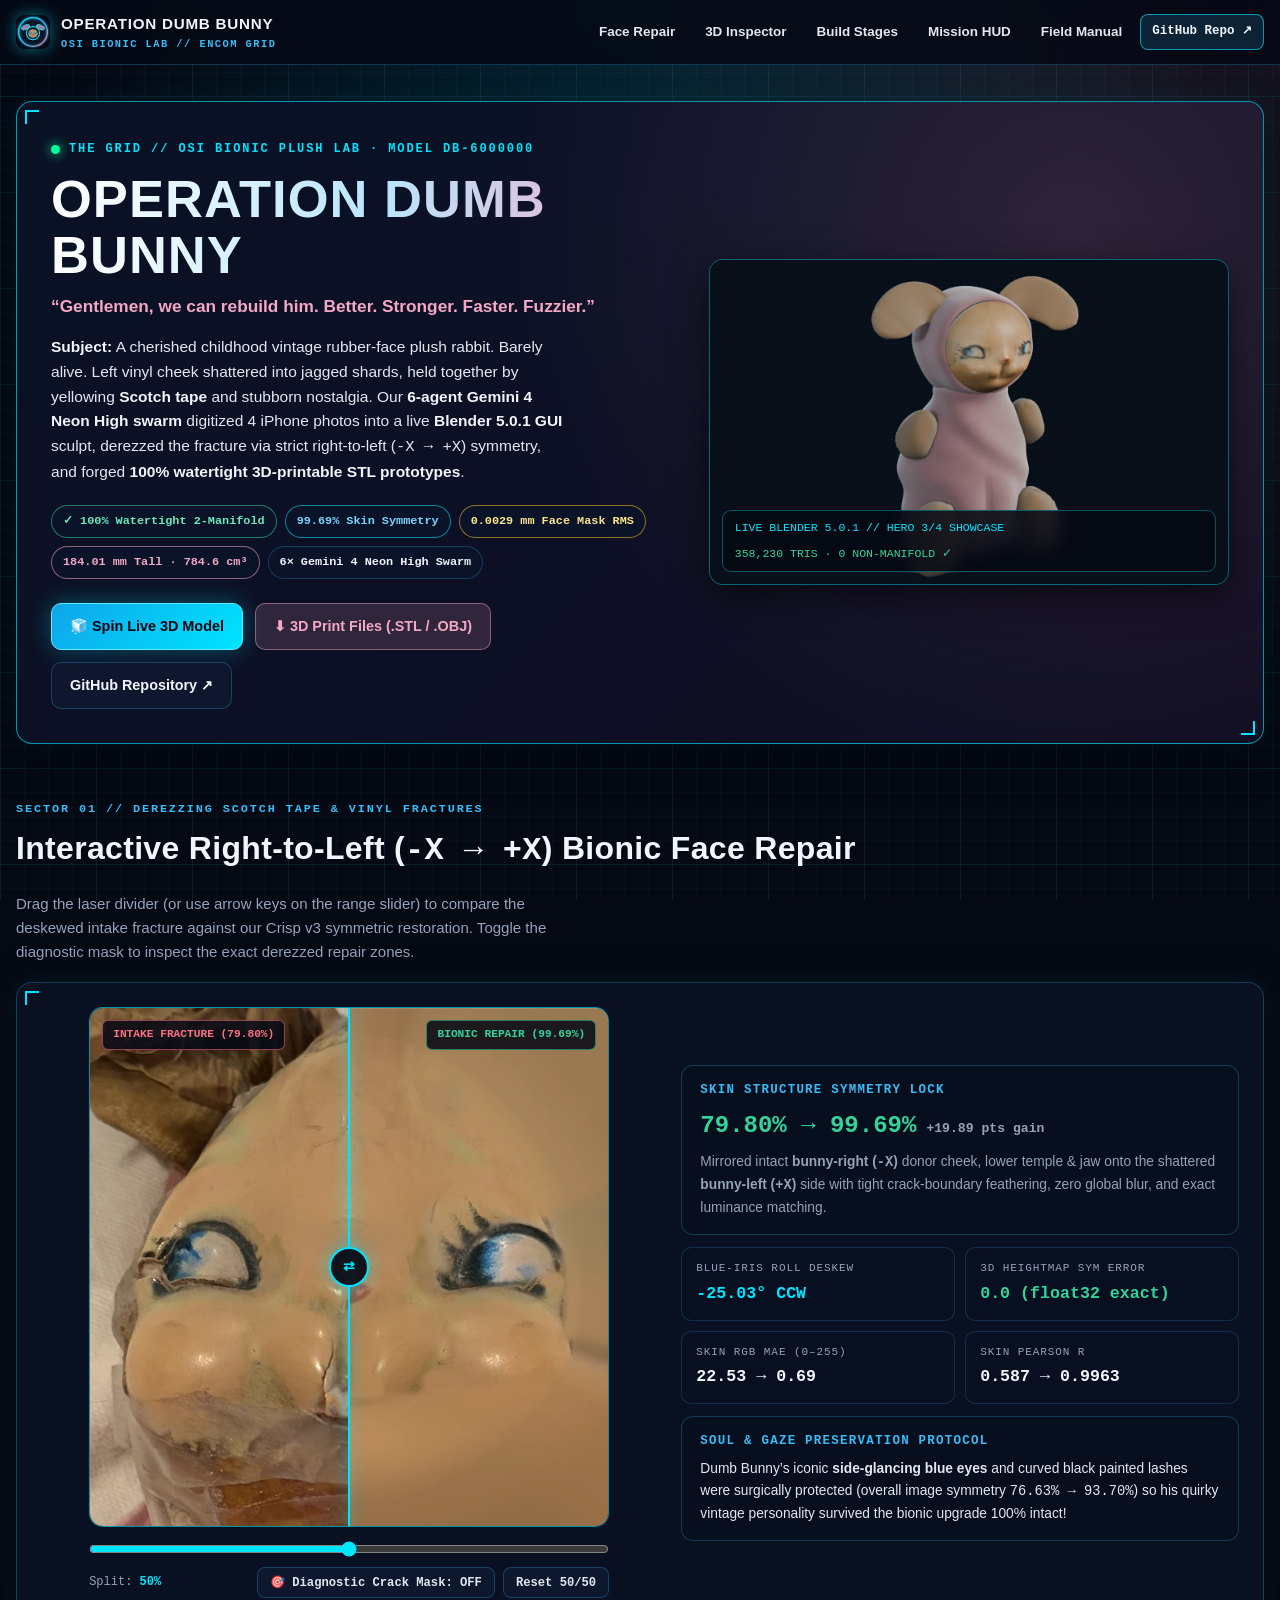
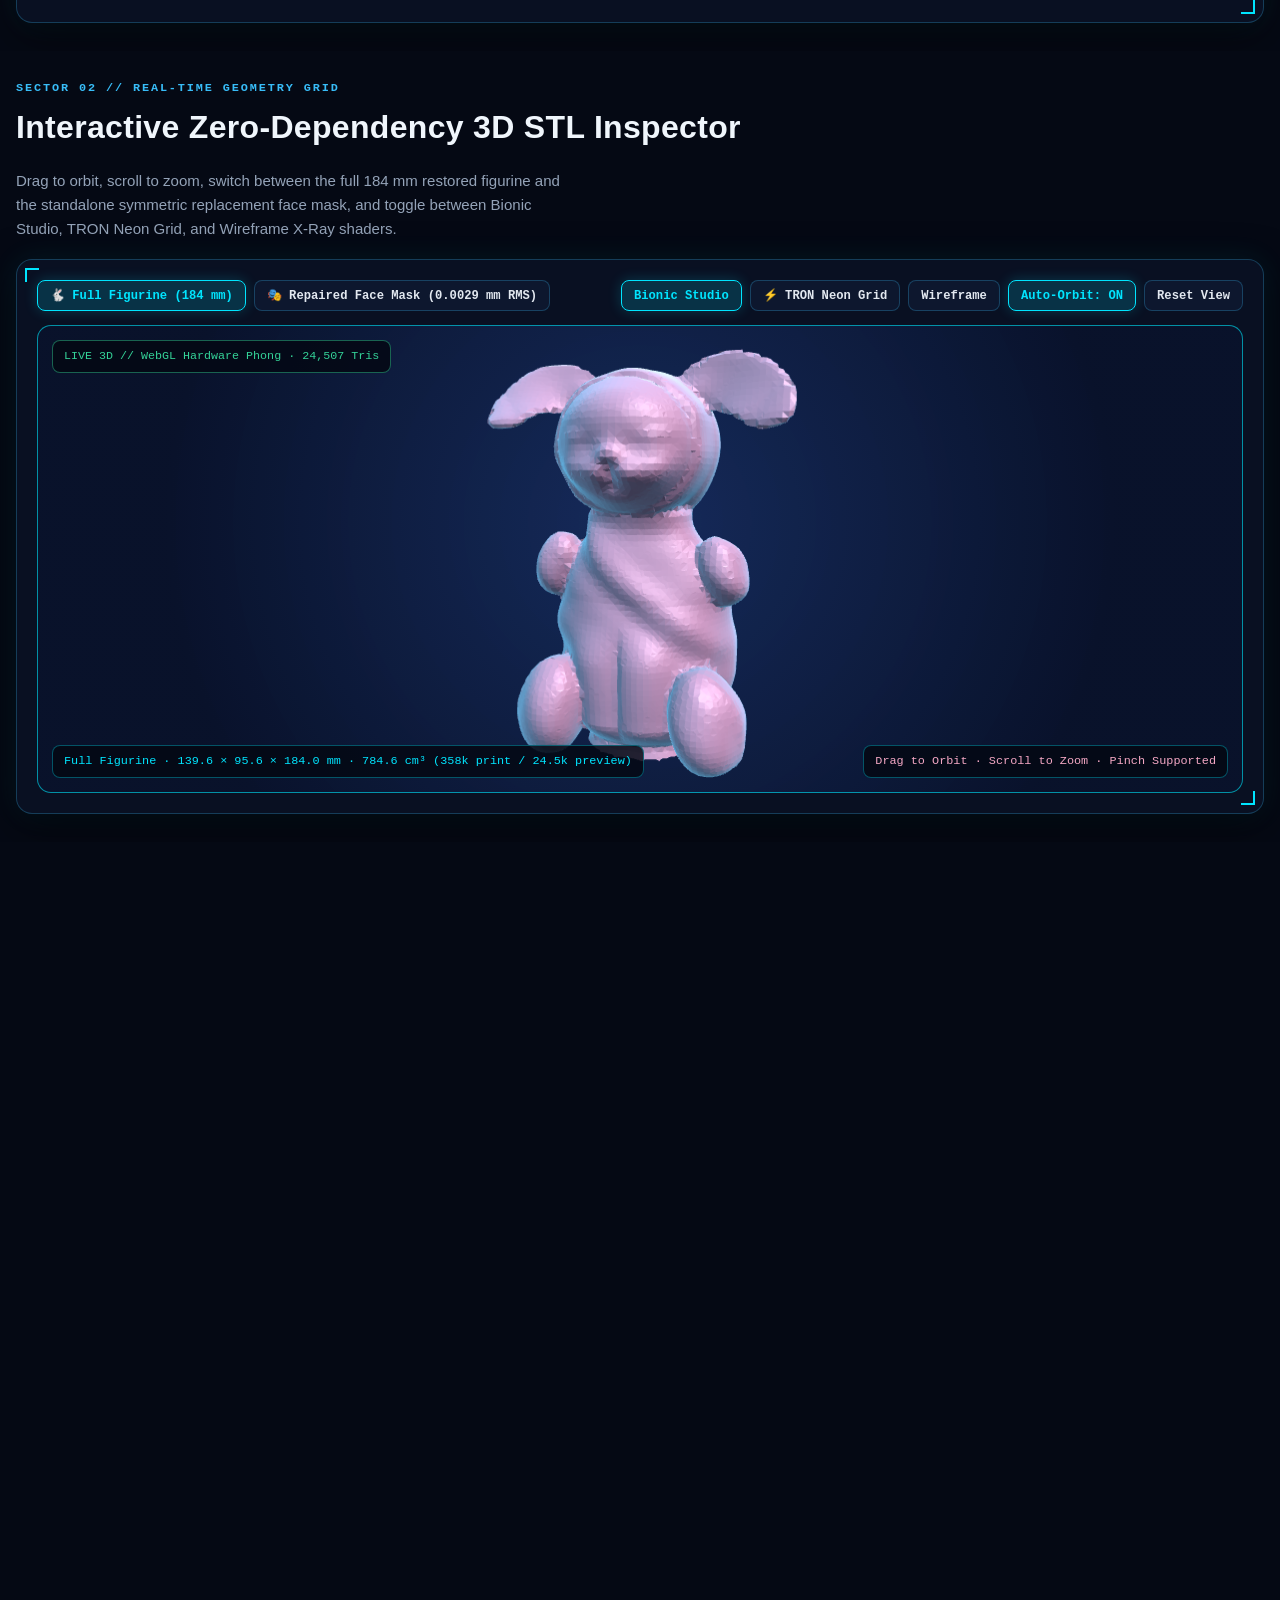
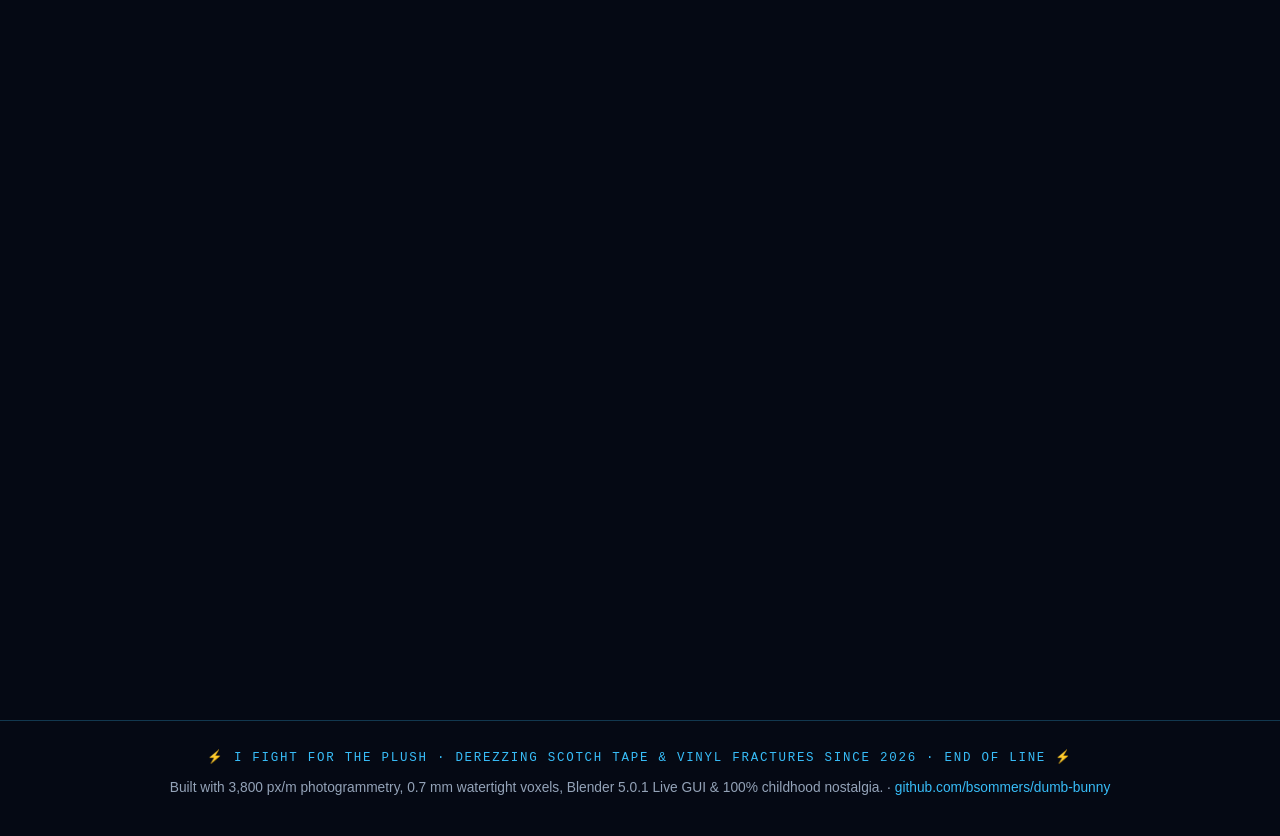
<file: docs/index.html>
<!DOCTYPE html>
<html lang="en">
<head>
  <meta charset="UTF-8" />
  <meta name="viewport" content="width=device-width, initial-scale=1.0" />
  <title>OPERATION DUMB BUNNY // OSI Bionic Lab × ENCOM Grid Showcase</title>
  <meta
    name="description"
    content="Gentlemen, we can rebuild him. Better. Stronger. Faster. Fuzzier. Multi-agent photogrammetry, 99.69% facial symmetry crack repair, live Blender 5.0 GUI sculpting, and 100% watertight 3D-printable STL prototypes."
  />
  <meta property="og:title" content="OPERATION DUMB BUNNY // Bionic 3D Reconstruction &amp; Facial Symmetry Lab" />
  <meta
    property="og:description"
    content="Derezzing Scotch tape &amp; vinyl fractures since 2026 — 100% watertight 184 mm 3D-printable plush bunny figurine &amp; 0.0029 mm RMS symmetric replacement face mask."
  />
  <meta property="og:type" content="website" />
  <meta property="og:url" content="https://bsommers.github.io/dumb-bunny/" />
  <meta property="og:image" content="https://bsommers.github.io/dumb-bunny/assets/tracker_screenshot.png" />
  <link rel="icon" type="image/svg+xml" href="assets/icon.svg" />
  <link rel="stylesheet" href="styles.css" />
</head>
<body>
  <a class="skip-link" href="#main-content">Skip to main content</a>

  <!-- Sticky Top HUD Navigation -->
  <header class="site-header">
    <div class="container nav-bar">
      <a class="brand-link" href="#top">
        <img src="assets/icon.svg" alt="" width="34" height="34" />
        <span>
          OPERATION DUMB BUNNY
          <span class="brand-sub">OSI BIONIC LAB // ENCOM GRID</span>
        </span>
      </a>
      <nav class="nav-links" aria-label="Primary navigation">
        <a href="#face-repair">Face Repair</a>
        <a href="#inspector-3d">3D Inspector</a>
        <a href="#build-gallery">Build Stages</a>
        <a href="#mission-hud">Mission HUD</a>
        <a href="#field-manual">Field Manual</a>
        <a class="nav-cta" href="https://github.com/bsommers/dumb-bunny" target="_blank" rel="noopener">GitHub Repo ↗</a>
      </nav>
    </div>
  </header>

  <main id="main-content">
    <!-- Hero Section -->
    <section id="top" class="hero-section">
      <div class="container">
        <div class="hud-panel hero-card">
          <div>
            <div class="hero-kicker">
              <span class="pulse-dot" aria-hidden="true"></span>
              <span>THE GRID // OSI BIONIC PLUSH LAB · MODEL DB-6000000</span>
            </div>
            <h1 class="hero-title">OPERATION DUMB BUNNY</h1>
            <p class="hero-motto">“Gentlemen, we can rebuild him. Better. Stronger. Faster. Fuzzier.”</p>
            <p class="hero-lore">
              <strong>Subject:</strong> A cherished childhood vintage rubber-face plush rabbit. Barely alive. Left vinyl cheek shattered into jagged shards, held together by yellowing <strong>Scotch tape</strong> and stubborn nostalgia.
              Our <strong>6-agent Gemini 4 Neon High swarm</strong> digitized 4 iPhone photos into a live <strong>Blender 5.0.1 GUI</strong> sculpt, derezzed the fracture via strict right-to-left (<code>-X → +X</code>) symmetry, and forged <strong>100% watertight 3D-printable STL prototypes</strong>.
            </p>

            <div class="kpi-strip" aria-label="Verified mission telemetry badges">
              <span class="kpi-pill emerald">✓ 100% Watertight 2-Manifold</span>
              <span class="kpi-pill cyan">99.69% Skin Symmetry</span>
              <span class="kpi-pill gold">0.0029 mm Face Mask RMS</span>
              <span class="kpi-pill pink">184.01 mm Tall · 784.6 cm³</span>
              <span class="kpi-pill">6× Gemini 4 Neon High Swarm</span>
            </div>

            <div class="hero-actions">
              <a class="btn btn-primary" href="#inspector-3d">🧊 Spin Live 3D Model</a>
              <a class="btn btn-pink" href="#field-manual" data-open-tab="tab-downloads">⬇ 3D Print Files (.STL / .OBJ)</a>
              <a class="btn btn-ghost" href="https://github.com/bsommers/dumb-bunny" target="_blank" rel="noopener">GitHub Repository ↗</a>
            </div>
          </div>

          <div class="hero-visual">
            <img
              src="assets/site/05_hero_34.webp"
              alt="Hero 3/4 studio render of the restored Operation Dumb Bunny figurine in Blender 5.0.1"
              width="1280"
              height="800"
              fetchpriority="high"
            />
            <div class="hero-scanline" aria-hidden="true"></div>
            <div class="hero-hud-tag">
              <span>LIVE BLENDER 5.0.1 // HERO 3/4 SHOWCASE</span>
              <span>358,230 TRIS · 0 NON-MANIFOLD ✓</span>
            </div>
          </div>
        </div>
      </div>
    </section>

    <!-- Section 1: Interactive Facial Crack Repair Lab -->
    <section id="face-repair" class="section">
      <div class="container">
        <div class="section-head">
          <div>
            <div class="section-kicker">SECTOR 01 // DEREZZING SCOTCH TAPE &amp; VINYL FRACTURES</div>
            <h2 class="section-title">Interactive Right-to-Left (<code>-X → +X</code>) Bionic Face Repair</h2>
          </div>
          <p class="section-sub">
            Drag the laser divider (or use arrow keys on the range slider) to compare the deskewed intake fracture against our Crisp v3 symmetric restoration. Toggle the diagnostic mask to inspect the exact derezzed repair zones.
          </p>
        </div>

        <div class="hud-panel repair-grid">
          <div>
            <div class="compare-stage" id="compareStage">
              <img
                class="compare-img"
                src="assets/site/face_damaged_aligned.webp"
                alt="Deskewed intake photo showing fractured left vinyl cheek and Scotch tape across chin"
                width="900"
                height="900"
                loading="lazy"
                decoding="async"
              />
              <div class="compare-after-wrap" id="compareAfterWrap">
                <img
                  class="compare-img"
                  src="assets/site/face_repaired.webp"
                  alt="Bionically repaired vintage rubber bunny face with 99.69% skin symmetry and preserved blue eyes"
                  width="900"
                  height="900"
                  loading="lazy"
                  decoding="async"
                />
              </div>
              <img
                class="compare-mask-overlay"
                id="compareMaskOverlay"
                src="assets/site/face_repair_mask.webp"
                alt="Diagnostic bionic repair mask highlighting intact donor side in cyan and repaired fracture zones in red"
                width="900"
                height="900"
                loading="lazy"
                decoding="async"
              />
              <div class="compare-divider" id="compareDivider" aria-hidden="true">
                <div class="compare-handle">⇄</div>
              </div>
              <span class="compare-badge left">INTAKE FRACTURE (79.80%)</span>
              <span class="compare-badge right">BIONIC REPAIR (99.69%)</span>
            </div>

            <div class="compare-controls">
              <label for="compareRange" class="sr-only" style="position:absolute;width:1px;height:1px;overflow:hidden;clip:rect(0,0,0,0);">
                Facial repair before and after comparison slider
              </label>
              <input
                id="compareRange"
                class="compare-range"
                type="range"
                min="0"
                max="100"
                value="50"
                aria-label="Compare damaged face versus bionic repaired face"
              />
              <div class="compare-toolbar">
                <span style="font-family:var(--mono);font-size:0.75rem;color:var(--muted);">
                  Split: <strong id="comparePctLabel" style="color:var(--cyan-neon);">50%</strong>
                </span>
                <div class="btn-group">
                  <button type="button" class="toggle-btn" id="toggleMaskBtn" aria-pressed="false">
                    🎯 Diagnostic Crack Mask: OFF
                  </button>
                  <button type="button" class="toggle-btn" id="resetSplitBtn">Reset 50/50</button>
                </div>
              </div>
            </div>
          </div>

          <div class="telemetry-stack">
            <div class="telemetry-callout">
              <h3>Skin Structure Symmetry Lock</h3>
              <div class="telemetry-big">
                <span>79.80% → 99.69%</span>
                <small>+19.89 pts gain</small>
              </div>
              <p style="font-size:0.86rem;color:var(--muted);margin-top:6px;">
                Mirrored intact <strong>bunny-right (<code>-X</code>)</strong> donor cheek, lower temple &amp; jaw onto the shattered <strong>bunny-left (<code>+X</code>)</strong> side with tight crack-boundary feathering, zero global blur, and exact luminance matching.
              </p>
            </div>

            <div class="metric-mini-grid">
              <div class="metric-mini">
                <div class="lbl">Blue-Iris Roll Deskew</div>
                <div class="val" style="color:var(--cyan-neon);">-25.03° CCW</div>
              </div>
              <div class="metric-mini">
                <div class="lbl">3D Heightmap Sym Error</div>
                <div class="val" style="color:var(--emerald);">0.0 (float32 exact)</div>
              </div>
              <div class="metric-mini">
                <div class="lbl">Skin RGB MAE (0–255)</div>
                <div class="val">22.53 → 0.69</div>
              </div>
              <div class="metric-mini">
                <div class="lbl">Skin Pearson r</div>
                <div class="val">0.587 → 0.9963</div>
              </div>
            </div>

            <div class="telemetry-callout">
              <h3>Soul &amp; Gaze Preservation Protocol</h3>
              <p style="font-size:0.86rem;color:var(--text-body);">
                Dumb Bunny’s iconic <strong>side-glancing blue eyes</strong> and curved black painted lashes were surgically protected (overall image symmetry <code>76.63% → 93.70%</code>) so his quirky vintage personality survived the bionic upgrade 100% intact!
              </p>
            </div>
          </div>
        </div>
      </div>
    </section>

    <!-- Section 2: Interactive Zero-Dependency 3D STL Turntable Inspector -->
    <section id="inspector-3d" class="section">
      <div class="container">
        <div class="section-head">
          <div>
            <div class="section-kicker">SECTOR 02 // REAL-TIME GEOMETRY GRID</div>
            <h2 class="section-title">Interactive Zero-Dependency 3D STL Inspector</h2>
          </div>
          <p class="section-sub">
            Drag to orbit, scroll to zoom, switch between the full 184 mm restored figurine and the standalone symmetric replacement face mask, and toggle between Bionic Studio, TRON Neon Grid, and Wireframe X-Ray shaders.
          </p>
        </div>

        <div class="hud-panel viewer-wrap">
          <div class="viewer-toolbar">
            <div class="btn-group" role="group" aria-label="Select 3D model">
              <button type="button" class="toggle-btn active" data-stl-model="full" aria-pressed="true">
                🐇 Full Figurine (184 mm)
              </button>
              <button type="button" class="toggle-btn" data-stl-model="mask" aria-pressed="false">
                🎭 Repaired Face Mask (0.0029 mm RMS)
              </button>
            </div>

            <div class="btn-group" role="group" aria-label="Select rendering mode">
              <button type="button" class="toggle-btn active" data-render-mode="shaded" aria-pressed="true">
                Bionic Studio
              </button>
              <button type="button" class="toggle-btn" data-render-mode="tron" aria-pressed="false">
                ⚡ TRON Neon Grid
              </button>
              <button type="button" class="toggle-btn" data-render-mode="wire" aria-pressed="false">
                Wireframe
              </button>
              <button type="button" class="toggle-btn active" id="toggleOrbitBtn" aria-pressed="true">
                Auto-Orbit: ON
              </button>
              <button type="button" class="toggle-btn" id="resetCamBtn">
                Reset View
              </button>
            </div>
          </div>

          <div class="viewer-stage" id="viewerStage">
            <canvas
              id="stlCanvas"
              class="viewer-canvas"
              role="img"
              aria-label="Interactive 3D STL mesh viewer of Operation Dumb Bunny"
            ></canvas>
            <div class="viewer-status" id="viewerStatus">Initializing Bionic 3D Viewport…</div>
            <div class="viewer-hud">
              <span class="viewer-pill" id="viewerStatsPill">Loading web-optimized preview STL…</span>
              <span class="viewer-pill" style="color:var(--pink-hi);">Drag to Orbit · Scroll to Zoom · Pinch Supported</span>
            </div>
          </div>
        </div>
      </div>
    </section>

    <!-- Section 3: 6-Stage Live Blender 5.0 Build Progression Gallery -->
    <section id="build-gallery" class="section">
      <div class="container">
        <div class="section-head">
          <div>
            <div class="section-kicker">SECTOR 03 // LIVE NON-HEADLESS BLENDER 5.0.1 PIPELINE</div>
            <h2 class="section-title">Stage-by-Stage Build Progression &amp; Turnaround Gallery</h2>
          </div>
          <p class="section-sub">
            Every mesh stage executed live inside a visible Blender 5.0.1 GUI over our atomic <code>bpy.app.timers</code> IPC bridge. Click any frame to launch the high-resolution lightbox inspector.
          </p>
        </div>

        <div class="filter-bar" role="group" aria-label="Filter gallery by build phase">
          <button type="button" class="toggle-btn active" data-gallery-filter="all" aria-pressed="true">All Frames (10)</button>
          <button type="button" class="toggle-btn" data-gallery-filter="sculpt" aria-pressed="false">Live Sculpt Stages 1–4 (5)</button>
          <button type="button" class="toggle-btn" data-gallery-filter="turnaround" aria-pressed="false">Final Studio Turnarounds (4)</button>
          <button type="button" class="toggle-btn" data-gallery-filter="calib" aria-pressed="false">Photogrammetry Calibration (1)</button>
        </div>

        <div class="gallery-grid" id="galleryGrid">
          <button type="button" class="gallery-card" data-category="calib" data-full="assets/site/calibration_sheet.webp" data-title="Stage 0: 4-View CIE Lab Shadow-Free Photogrammetry" data-caption="Shadow-invariant CIE Lab segmentation of all 4 smartphone views, extracting 24 vertical slices at 3,800 px/m and 6 authentic sRGB material swatches.">
            <div class="gallery-thumb">
              <img src="assets/site/calibration_sheet.webp" alt="4-view photogrammetry calibration sheet showing segmented silhouettes and 24 height slices" width="1400" height="564" loading="lazy" decoding="async" />
              <span class="stage-tag">STAGE 0 · CALIB</span>
            </div>
            <div class="gallery-body">
              <h3>4-View Photogrammetry Sheet</h3>
              <p>CIE Lab shadow rejection, 24 metric height slices &amp; 6 authentic sRGB color swatches.</p>
            </div>
          </button>

          <button type="button" class="gallery-card" data-category="sculpt" data-full="assets/site/01_ref_rig.webp" data-title="Stage 1: Live 4-View Orthographic Grid Rig &amp; Pedestal" data-caption="Backface-culled RGBA 600×800 orthographic reference planes mounted at exact calibrated metric coordinates above a dark-metallic glowing cyan ENCOM pedestal (Z = 0.0).">
            <div class="gallery-thumb">
              <img src="assets/site/01_ref_rig.webp" alt="Stage 1 Blender live viewport showing 4 orthographic reference plates on glowing pedestal" width="1280" height="800" loading="lazy" decoding="async" />
              <span class="stage-tag">STAGE 1 · RIG</span>
            </div>
            <div class="gallery-body">
              <h3>4-View Ortho Reference Rig</h3>
              <p>Backface-culled RGBA plates on a glowing ENCOM turntable disc at Z = 0.0.</p>
            </div>
          </button>

          <button type="button" class="gallery-card" data-category="sculpt" data-full="assets/site/02_body_hood.webp" data-title="Stage 2: Plush Velour Torso Drapery &amp; Cinched Hood" data-caption="96×128 cosine-biased UV loft sculpting Dumb Bunny's plump bean torso, soft belly folds, center-back velour seam, rolled face-rim collar, and radiating cinched neck pleats.">
            <div class="gallery-thumb">
              <img src="assets/site/02_body_hood.webp" alt="Stage 2 live sculpt of pink velour plush torso and cinched hood in Blender" width="1280" height="800" loading="lazy" decoding="async" />
              <span class="stage-tag">STAGE 2 · BODY</span>
            </div>
            <div class="gallery-body">
              <h3>Velour Torso &amp; Cinched Hood</h3>
              <p>Plump bean torso envelope, neck pleats, rolled hood rim &amp; vintage back seam.</p>
            </div>
          </button>

          <button type="button" class="gallery-card" data-category="sculpt" data-full="assets/site/03_limbs_ears.webp" data-title="Stage 3: Chubby Olive-Tan Arms, Plump Feet &amp; Floppy Ears" data-caption="Stuffed pillow-limb generators with perimeter blanket-stitch ridges and twin splayed floppy paddle ears enforced to ≥ 5.6 mm thickness for reliable 3D printing.">
            <div class="gallery-thumb">
              <img src="assets/site/03_limbs_ears.webp" alt="Stage 3 live sculpt adding olive-tan stubby arms, oval feet, and floppy bunny ears" width="1280" height="800" loading="lazy" decoding="async" />
              <span class="stage-tag">STAGE 3 · LIMBS</span>
            </div>
            <div class="gallery-body">
              <h3>Arms, Feet &amp; Floppy Ears</h3>
              <p>Blanket-stitch seam ridges and print-safe ≥ 5.6 mm floppy paddle bunny ears.</p>
            </div>
          </button>

          <button type="button" class="gallery-card" data-category="sculpt" data-full="assets/site/04a_crack_detected.webp" data-title="Stage 4A: Live 3D Crack Diagnostic Projection (+X Fracture)" data-caption="Pre-repair diagnostic projection mapping the deskewed intake fracture and Scotch tape distortion directly onto the live 3D head cavity before symmetry reconstruction.">
            <div class="gallery-thumb">
              <img src="assets/site/04a_crack_detected.webp" alt="Stage 4A diagnostic projection showing left-cheek vinyl crack in Blender viewport" width="1280" height="800" loading="lazy" decoding="async" />
              <span class="stage-tag">STAGE 4A · SCAN</span>
            </div>
            <div class="gallery-body">
              <h3>3D Fracture Diagnostic Scan</h3>
              <p>Mapping the original +X vinyl fracture &amp; Scotch tape directly in live 3D space.</p>
            </div>
          </button>

          <button type="button" class="gallery-card" data-category="sculpt" data-full="assets/site/04b_face_repaired.webp" data-title="Stage 4B: Strict -X → +X Bionic Symmetric Face Sculpt" data-caption="Bionic face dome sculpted from the float32 X-symmetric heightmap (max err = 0.0) and Crisp v3 repaired texture — domed forehead, button nose, twin muzzle pads, and plump cheeks.">
            <div class="gallery-thumb">
              <img src="assets/site/04b_face_repaired.webp" alt="Stage 4B live Blender closeup of the repaired symmetric vintage rubber bunny face" width="1280" height="800" loading="lazy" decoding="async" />
              <span class="stage-tag">STAGE 4B · BIONIC</span>
            </div>
            <div class="gallery-body">
              <h3>Bionic Symmetric Face Sculpt</h3>
              <p>Heightmap-displaced baby-bunny relief + standalone 3.5 mm mask shell.</p>
            </div>
          </button>

          <button type="button" class="gallery-card" data-category="turnaround" data-full="assets/site/05_hero_34.webp" data-title="Stage 5: Hero 3/4 Studio Turnaround (Restored Dumb Bunny)" data-caption="Final PBR showcase combining Mat_VintageRubberFace satin vinyl, Mat_PinkVelour grazing velvet sheen, and Mat_OliveCloth crosshatch weave under 3-point AgX lighting.">
            <div class="gallery-thumb">
              <img src="assets/site/05_hero_34.webp" alt="Hero 3/4 studio turnaround render of restored Dumb Bunny" width="1280" height="800" loading="lazy" decoding="async" />
              <span class="stage-tag">STAGE 5 · HERO</span>
            </div>
            <div class="gallery-body">
              <h3>Hero 3/4 Studio Showcase</h3>
              <p>Authentic PBR satin vinyl, dusty-rose velour sheen &amp; woven olive cloth.</p>
            </div>
          </button>

          <button type="button" class="gallery-card" data-category="turnaround" data-full="assets/site/06_front.webp" data-title="Stage 5: Straight Front Orthographic-Calibrated Turnaround" data-caption="Straight front studio verification showing balanced 184 mm stance, rolled hood collar fit, splayed paddle ears, and expressive side-glancing blue eyes.">
            <div class="gallery-thumb">
              <img src="assets/site/06_front.webp" alt="Straight front studio render of restored Dumb Bunny" width="1280" height="800" loading="lazy" decoding="async" />
              <span class="stage-tag">STAGE 5 · FRONT</span>
            </div>
            <div class="gallery-body">
              <h3>Straight Front Verification</h3>
              <p>Flush hood-to-face seal, symmetric cheek contours &amp; balanced stance.</p>
            </div>
          </button>

          <button type="button" class="gallery-card" data-category="turnaround" data-full="assets/site/07_left_repaired.webp" data-title="Stage 5: Repaired Left Side (+X) — Zero Vinyl Fracture" data-caption="Close-up of Dumb Bunny's formerly shattered +X cheek and jawline — completely derezzed with smooth vinyl continuity and zero Scotch tape artifacts.">
            <div class="gallery-thumb">
              <img src="assets/site/07_left_repaired.webp" alt="Left side studio render highlighting the seamlessly repaired +X cheek" width="1280" height="800" loading="lazy" decoding="async" />
              <span class="stage-tag">STAGE 5 · +X FIXED</span>
            </div>
            <div class="gallery-body">
              <h3>Repaired Left Side (+X)</h3>
              <p>Formerly shattered cheek &amp; jaw seamlessly rebuilt from intact -X donor side.</p>
            </div>
          </button>

          <button type="button" class="gallery-card" data-category="turnaround" data-full="assets/site/08_back.webp" data-title="Stage 5: Back View — Cinched Hood Pleats &amp; Velour Seam" data-caption="Rear silhouette highlighting the smooth rounded velour hood crown, gathered neck pleats, center-back plush seam, and plump stuffed seat.">
            <div class="gallery-thumb">
              <img src="assets/site/08_back.webp" alt="Back studio render showing pinched hood pleats and center-back velour seam" width="1280" height="800" loading="lazy" decoding="async" />
              <span class="stage-tag">STAGE 5 · BACK</span>
            </div>
            <div class="gallery-body">
              <h3>Back Silhouette &amp; Seam</h3>
              <p>Gathered hood neck pleats, authentic center-back seam &amp; flat Z=0 base.</p>
            </div>
          </button>
        </div>
      </div>
    </section>

    <!-- Section 4: Live Mission Control HUD & Swarm Roster -->
    <section id="mission-hud" class="section">
      <div class="container">
        <div class="section-head">
          <div>
            <div class="section-kicker">SECTOR 04 // OBSERVABILITY &amp; MASTER CONTROL SWARM</div>
            <h2 class="section-title">Live Mission Control HUD &amp; Swarm Roster</h2>
          </div>
          <p class="section-sub">
            Every agent reported atomic JSON telemetry to <code>work/tracker_state.json</code>, powering a zero-dependency obsidian HUD anchored by our mandatory <strong>Collapsible Live Gantt Chart</strong> (<code>GEMINI.md</code>).
          </p>
        </div>

        <div class="hud-showcase-grid">
          <div class="hud-panel hud-preview-box">
            <button
              type="button"
              class="hud-shot-btn"
              id="openHudLightboxBtn"
              data-full="assets/tracker_screenshot.png"
              data-title="Operation Dumb Bunny — Live Mission Control HUD (100% Complete)"
              data-caption="Full live capture of http://127.0.0.1:8765 showing the expanded Collapsible Live Gantt Timeline (4/4 parallel lanes, 7/7 phases DONE), live Blender 5.0.1 viewport feed, facial crack comparison slider, 4 reference plates, and verified deliverables."
            >
              <img
                src="assets/site/tracker_hud.webp"
                alt="Screenshot of the Operation Dumb Bunny Live Mission Control Web Tracker featuring a collapsible live Gantt chart and Blender viewport feed"
                width="975"
                height="1600"
                loading="lazy"
                decoding="async"
              />
              <span class="hud-shot-caption">
                <span>LIVE MISSION CONTROL HUD (127.0.0.1:8765)</span>
                <span>Click to Inspect Full-Res PNG ⤢</span>
              </span>
            </button>
          </div>

          <div class="hud-panel" style="padding:20px;">
            <h3 style="font-family:var(--mono);font-size:0.84rem;letter-spacing:0.12em;color:var(--cyan);margin-bottom:12px;">
              MASTER CONTROL SWARM ROSTER (6× GEMINI 4 NEON HIGH)
            </h3>
            <div class="table-scroll">
              <table class="data-table">
                <thead>
                  <tr>
                    <th>Callsign</th>
                    <th>Specialty</th>
                    <th>Verified Deliverables</th>
                  </tr>
                </thead>
                <tbody>
                  <tr>
                    <td><code>coordinator</code></td>
                    <td>OSI Mission Director</td>
                    <td>HEIC ingest, Blender GUI launch, Tracker server &amp; swarm choreography</td>
                  </tr>
                  <tr>
                    <td><code>photogrammetry</code></td>
                    <td>4-View Calibration</td>
                    <td><code>measurements.json</code> (24 slices), 4× <code>ortho_*.png</code>, <code>calibration_sheet.png</code></td>
                  </tr>
                  <tr>
                    <td><code>face-repair</code></td>
                    <td>Bionic Symmetry</td>
                    <td><code>face_repaired.png</code> (99.69%), <code>face_heightmap_repaired.npy</code> (0.0 err)</td>
                  </tr>
                  <tr>
                    <td><code>sculptor</code></td>
                    <td>Live Blender 5.0 GUI</td>
                    <td><code>stage1..5*.py</code>, <code>dumb_bunny.blend</code>, watertight 1-shell STLs &amp; OBJ/MTL</td>
                  </tr>
                  <tr>
                    <td><code>verifier</code></td>
                    <td>3D Printability QA</td>
                    <td><code>verify_prototype.py</code> &amp; <code>qa_report.json</code> (0 issues, 0 non-manifold)</td>
                  </tr>
                  <tr>
                    <td><code>docs-publisher</code></td>
                    <td>Bionic Archivist</td>
                    <td><code>README.md</code>, <code>ARCHITECTURE.md</code>, <code>USER_GUIDE.md</code> &amp; this GitHub Pages site</td>
                  </tr>
                </tbody>
              </table>
            </div>

            <div class="telemetry-callout" style="margin-top:16px;">
              <h3>Mandatory Collapsible Live Gantt Standard (<code>GEMINI.md</code>)</h3>
              <p style="font-size:0.84rem;color:var(--text-body);">
                Expanded by default at the top of <code>tracker/index.html</code> with <code>localStorage</code> state persistence, adaptive <code>+0m/+5m</code> time ruler, glowing live <strong>NOW</strong> cursor, parallel worker swimlanes, grouped pipeline phases, and flicker-free delegated hover tooltips.
              </p>
            </div>
          </div>
        </div>
      </div>
    </section>

    <!-- Section 5: Interactive Architecture, Field Manual & Downloads Tabs -->
    <section id="field-manual" class="section">
      <div class="container">
        <div class="section-head">
          <div>
            <div class="section-kicker">SECTOR 05 // ENGINEERING SCHEMATICS &amp; 3D PRINTING MANUAL</div>
            <h2 class="section-title">Architecture, Slicer Profiles &amp; Production Downloads</h2>
          </div>
          <p class="section-sub">
            Switch tabs to inspect the system schematic &amp; QA scorecard, copy exact FDM/SLA 3D printing profiles &amp; vintage paint hex codes, or grab full-resolution production files straight from GitHub.
          </p>
        </div>

        <div class="hud-panel tabs-shell">
          <div class="tab-list" role="tablist" aria-label="Documentation and downloads sections">
            <button type="button" class="tab-btn" role="tab" id="tab-arch" aria-controls="panel-arch" aria-selected="true">
              🧬 Architecture &amp; QA Scorecard
            </button>
            <button type="button" class="tab-btn" role="tab" id="tab-print" aria-controls="panel-print" aria-selected="false">
              🖨️ 3D Printing Field Manual
            </button>
            <button type="button" class="tab-btn" role="tab" id="tab-downloads" aria-controls="panel-downloads" aria-selected="false">
              ⬇ Full-Res Downloads &amp; Docs
            </button>
          </div>

          <!-- TAB 1: Architecture & QA -->
          <div id="panel-arch" class="tab-panel" role="tabpanel" aria-labelledby="tab-arch">
            <svg class="arch-flow-svg" viewBox="0 0 1120 250" role="img" aria-label="Operation Dumb Bunny end-to-end bionic reconstruction architecture diagram">
              <defs>
                <pattern id="arch-grid" width="32" height="32" patternUnits="userSpaceOnUse">
                  <path d="M 32 0 L 0 0 0 32" fill="none" stroke="#38bdf8" stroke-width="0.5" stroke-opacity="0.1" />
                </pattern>
                <marker id="arrow-cyan" viewBox="0 0 10 10" refX="8" refY="5" markerWidth="6" markerHeight="6" orient="auto-start-reverse">
                  <path d="M 0 1 L 10 5 L 0 9 z" fill="#00e5ff" />
                </marker>
              </defs>
              <rect width="1120" height="250" fill="url(#arch-grid)" />

              <!-- Node 1: Photos -->
              <rect x="20" y="76" width="160" height="96" rx="10" fill="#0b1428" stroke="#38bdf8" stroke-width="1.5" />
              <text x="100" y="106" text-anchor="middle" fill="#00e5ff" font-family="ui-monospace,monospace" font-size="11" font-weight="700">1. INTAKE</text>
              <text x="100" y="128" text-anchor="middle" fill="#f0f6fc" font-family="system-ui,sans-serif" font-size="13" font-weight="700">4× iPhone HEIC</text>
              <text x="100" y="148" text-anchor="middle" fill="#94a3b8" font-family="ui-monospace,monospace" font-size="10">front · back · L · R</text>

              <!-- Node 2A: Photogrammetry -->
              <rect x="230" y="24" width="195" height="84" rx="10" fill="#0b1428" stroke="#38bdf8" stroke-width="1.5" />
              <text x="327" y="48" text-anchor="middle" fill="#38bdf8" font-family="ui-monospace,monospace" font-size="10.5" font-weight="700">AGENT 1 · PHOTOGRAMMETRY</text>
              <text x="327" y="69" text-anchor="middle" fill="#f0f6fc" font-family="system-ui,sans-serif" font-size="12.5" font-weight="700">CIE Lab 24-Slice Calib</text>
              <text x="327" y="89" text-anchor="middle" fill="#94a3b8" font-family="ui-monospace,monospace" font-size="10">3,800 px/m · 4× Ortho</text>

              <!-- Node 2B: Face Repair -->
              <rect x="230" y="140" width="195" height="84" rx="10" fill="#0b1428" stroke="#f4a8c5" stroke-width="1.5" />
              <text x="327" y="164" text-anchor="middle" fill="#f4a8c5" font-family="ui-monospace,monospace" font-size="10.5" font-weight="700">AGENT 2 · FACE REPAIR</text>
              <text x="327" y="185" text-anchor="middle" fill="#f0f6fc" font-family="system-ui,sans-serif" font-size="12.5" font-weight="700">-X → +X Crisp v3 Mirror</text>
              <text x="327" y="205" text-anchor="middle" fill="#34d399" font-family="ui-monospace,monospace" font-size="10">99.69% Sym · 0.0 Hmap</text>

              <!-- Node 3: Blender Live GUI -->
              <rect x="478" y="56" width="222" height="136" rx="12" fill="#0d1b36" stroke="#00e5ff" stroke-width="2" />
              <text x="589" y="84" text-anchor="middle" fill="#00e5ff" font-family="ui-monospace,monospace" font-size="11" font-weight="700">AGENT 3 · THE GRID GUI</text>
              <text x="589" y="108" text-anchor="middle" fill="#f0f6fc" font-family="system-ui,sans-serif" font-size="14" font-weight="800">Blender 5.0.1 Live Bridge</text>
              <text x="589" y="130" text-anchor="middle" fill="#bae6fd" font-family="ui-monospace,monospace" font-size="10.5">bpy.app.timers Atomic IPC</text>
              <text x="589" y="150" text-anchor="middle" fill="#94a3b8" font-family="ui-monospace,monospace" font-size="10">Stages 1–5 · Mirror-Before-Remesh</text>
              <text x="589" y="172" text-anchor="middle" fill="#fbbf24" font-family="ui-monospace,monospace" font-size="10">0.7mm &amp; 0.45mm Voxel Solids</text>

              <!-- Node 4: Verifier QA -->
              <rect x="752" y="56" width="174" height="136" rx="10" fill="#0b1428" stroke="#34d399" stroke-width="1.8" />
              <text x="839" y="84" text-anchor="middle" fill="#34d399" font-family="ui-monospace,monospace" font-size="10.5" font-weight="700">AGENT 4 · QA AUDIT</text>
              <text x="839" y="108" text-anchor="middle" fill="#f0f6fc" font-family="system-ui,sans-serif" font-size="13" font-weight="800">verify_prototype.py</text>
              <text x="839" y="132" text-anchor="middle" fill="#6ee7b7" font-family="ui-monospace,monospace" font-size="10">0 Boundary Edges</text>
              <text x="839" y="150" text-anchor="middle" fill="#6ee7b7" font-family="ui-monospace,monospace" font-size="10">0 Non-Manifold</text>
              <text x="839" y="168" text-anchor="middle" fill="#6ee7b7" font-family="ui-monospace,monospace" font-size="10">1 Shell · Euler χ = 2</text>

              <!-- Node 5: Deliverables -->
              <rect x="966" y="56" width="136" height="136" rx="10" fill="#0b1428" stroke="#fbbf24" stroke-width="1.5" />
              <text x="1034" y="84" text-anchor="middle" fill="#fbbf24" font-family="ui-monospace,monospace" font-size="10.5" font-weight="700">5. READY</text>
              <text x="1034" y="110" text-anchor="middle" fill="#f0f6fc" font-family="ui-monospace,monospace" font-size="11.5" font-weight="700">2× .STL (mm)</text>
              <text x="1034" y="132" text-anchor="middle" fill="#e2e8f0" font-family="ui-monospace,monospace" font-size="11">.OBJ + .MTL</text>
              <text x="1034" y="154" text-anchor="middle" fill="#e2e8f0" font-family="ui-monospace,monospace" font-size="11">.BLEND (5.0)</text>
              <text x="1034" y="176" text-anchor="middle" fill="#38bdf8" font-family="ui-monospace,monospace" font-size="10">GitHub Pages</text>

              <!-- Arrows -->
              <path d="M 180 112 L 224 72" fill="none" stroke="#00e5ff" stroke-width="1.8" marker-end="url(#arrow-cyan)" />
              <path d="M 180 136 L 224 176" fill="none" stroke="#00e5ff" stroke-width="1.8" marker-end="url(#arrow-cyan)" />
              <path d="M 425 72 L 472 104" fill="none" stroke="#00e5ff" stroke-width="1.8" marker-end="url(#arrow-cyan)" />
              <path d="M 425 176 L 472 144" fill="none" stroke="#00e5ff" stroke-width="1.8" marker-end="url(#arrow-cyan)" />
              <path d="M 700 124 L 746 124" fill="none" stroke="#00e5ff" stroke-width="1.8" marker-end="url(#arrow-cyan)" />
              <path d="M 926 124 L 960 124" fill="none" stroke="#00e5ff" stroke-width="1.8" marker-end="url(#arrow-cyan)" />
            </svg>

            <div class="table-scroll">
              <table class="data-table">
                <thead>
                  <tr>
                    <th>Audited Artifact (<code>work/qa_report.json</code>)</th>
                    <th>Size</th>
                    <th>Topology &amp; Geometry</th>
                    <th>Envelope &amp; Volume</th>
                    <th>Status</th>
                  </tr>
                </thead>
                <tbody>
                  <tr>
                    <td><code>output/dumb_bunny_repaired.stl</code></td>
                    <td>17.08 MB</td>
                    <td>358,230 tris · 1 shell (Euler χ=2) · 0 boundary / 0 non-manifold</td>
                    <td>139.57 × 95.55 × 184.01 mm · <strong>784.616 cm³</strong></td>
                    <td><span class="badge-pass">WATERTIGHT ✓</span></td>
                  </tr>
                  <tr>
                    <td><code>output/dumb_bunny_face_mask_repaired.stl</code></td>
                    <td>5.94 MB</td>
                    <td>124,644 tris · 1 shell (Euler χ=2) · <strong>0.0029 mm X-RMS</strong></td>
                    <td>58.56 × 26.84 × 56.47 mm · <strong>10.170 cm³</strong></td>
                    <td><span class="badge-pass">WATERTIGHT ✓</span></td>
                  </tr>
                  <tr>
                    <td><code>output/dumb_bunny_repaired.obj</code> + <code>.mtl</code></td>
                    <td>5.22 MB</td>
                    <td>37,346 verts · 37,952 UV faces · 9 named parts · 3 PBR mats</td>
                    <td>Companion <code>face_repaired.png</code> (865.1 KB)</td>
                    <td><span class="badge-pass">PASS ✓</span></td>
                  </tr>
                  <tr>
                    <td><code>models/dumb_bunny.blend</code></td>
                    <td>4.94 MB</td>
                    <td>Valid <code>zstd</code>-compressed Blender 5.0.1 master scene</td>
                    <td>Packed textures, 3-point AgX lights &amp; 4-view ortho rig</td>
                    <td><span class="badge-pass">PASS ✓</span></td>
                  </tr>
                </tbody>
              </table>
            </div>

            <div class="code-card">
              <div class="code-card-head">
                <span>QUICKSTART // REPLAY LIVE BLENDER 5.0 SCULPT &amp; QA LOCALLY</span>
                <button type="button" class="copy-btn" data-copy-target="quickstartCmd">Copy</button>
              </div>
              <pre id="quickstartCmd">git clone https://github.com/bsommers/dumb-bunny.git &amp;&amp; cd dumb-bunny
python3 tracker/server.py 8765                  # Launch Live Mission Control HUD
python3 src/verify_prototype.py                 # Re-verify watertight STLs &amp; symmetry
/Applications/Blender.app/Contents/MacOS/Blender --python src/blender_live_bridge.py</pre>
            </div>
          </div>

          <!-- TAB 2: 3D Printing Field Manual -->
          <div id="panel-print" class="tab-panel" role="tabpanel" aria-labelledby="tab-print" hidden>
            <div class="print-grid">
              <div class="print-box">
                <h3>Option A: Full Restored Figurine (FDM / PLA)</h3>
                <div class="print-spec-line">dumb_bunny_repaired.stl · 139.57 × 95.55 × 184.01 mm · 784.616 cm³</div>
                <div class="table-scroll">
                  <table class="data-table">
                    <tbody>
                      <tr><th>Orientation</th><td>Upright — engineered flat bed cut at <code>Z = 0.000 mm</code></td></tr>
                      <tr><th>Layer Height</th><td><strong>0.12 mm</strong> (or 0.16 mm variable) for crisp eye &amp; hood relief</td></tr>
                      <tr><th>Walls / Infill</th><td>3 perimeters (~1.2 mm) · 15% Gyroid (or Lightning for display)</td></tr>
                      <tr><th>Supports</th><td><strong>Tree / Organic</strong> (Build Plate Only, 30°–35°) under ears &amp; arms</td></tr>
                      <tr><th>Ear Safety</th><td>Floppy paddle ears reinforced to <code>≥ 5.6 mm</code> thickness</td></tr>
                    </tbody>
                  </table>
                </div>
              </div>

              <div class="print-box">
                <h3>Option B: Resin / SLA &amp; Standalone Face Mask</h3>
                <div class="print-spec-line">dumb_bunny_face_mask_repaired.stl · 58.56 × 26.84 × 56.47 mm · 10.170 cm³</div>
                <div class="table-scroll">
                  <table class="data-table">
                    <tbody>
                      <tr><th>Full Figurine SLA</th><td>Tilt <strong>25°–30° backward</strong> (zero supports on face!), 2.5 mm hollow + 4 mm bottom drain holes</td></tr>
                      <tr><th>Face Mask SLA</th><td>Tilt 15°–20° back, <strong>0.03 mm layers</strong>, medium supports on concave rear only</td></tr>
                      <tr><th>Face Mask FDM</th><td>0.08–0.12 mm layers — try <strong>TPU 95A</strong> for authentic vintage rubber squish!</td></tr>
                      <tr><th>Symmetry Lock</th><td>Pre-remesh <code>-X → +X</code> mirror bisect = <strong>0.0029 mm RMS</strong> (0.005% of width)</td></tr>
                    </tbody>
                  </table>
                </div>
              </div>
            </div>

            <h3 style="font-family:var(--mono);font-size:0.84rem;letter-spacing:0.12em;color:var(--pink-hi);margin-bottom:4px;">
              AUTHENTIC VINTAGE PAINTING SWATCHES (SAMPLED DIRECTLY FROM ORIGINAL PHOTOS)
            </h3>
            <p style="font-size:0.85rem;color:var(--muted);">
              Exact sRGB swatches extracted into <code>work/measurements.json</code> &amp; <code>work/face_blueprint.json</code> so your hand-painted print matches childhood Dumb Bunny:
            </p>
            <div class="swatch-grid">
              <div class="swatch-card">
                <span class="swatch-dot" style="background:#AF875E;"></span>
                <div class="swatch-meta"><strong>Vintage Rubber Face</strong><span>#AF875E · Satin Varnish</span></div>
              </div>
              <div class="swatch-card">
                <span class="swatch-dot" style="background:#C2986B;"></span>
                <div class="swatch-meta"><strong>Face Highlight</strong><span>#C2986B · Forehead &amp; Muzzle</span></div>
              </div>
              <div class="swatch-card">
                <span class="swatch-dot" style="background:#B98C5D;"></span>
                <div class="swatch-meta"><strong>Outer Cheek Blush</strong><span>#B98C5D · Soft Dry-Brush</span></div>
              </div>
              <div class="swatch-card">
                <span class="swatch-dot" style="background:#944536;"></span>
                <div class="swatch-meta"><strong>Button Nose</strong><span>#944536 · Dusty Coral Tip</span></div>
              </div>
              <div class="swatch-card">
                <span class="swatch-dot" style="background:#3C6885;"></span>
                <div class="swatch-meta"><strong>Side-Glancing Eyes</strong><span>#3C6885 · Gloss Coat Drop</span></div>
              </div>
              <div class="swatch-card">
                <span class="swatch-dot" style="background:#967274;"></span>
                <div class="swatch-meta"><strong>Hood &amp; Onesie Velour</strong><span>#967274 · Matte / Flock</span></div>
              </div>
              <div class="swatch-card">
                <span class="swatch-dot" style="background:#856845;"></span>
                <div class="swatch-meta"><strong>Arms, Feet &amp; Ears</strong><span>#856845 · Aged Olive Cloth</span></div>
              </div>
            </div>
          </div>

          <!-- TAB 3: Full-Res Downloads & Docs -->
          <div id="panel-downloads" class="tab-panel" role="tabpanel" aria-labelledby="tab-downloads" hidden>
            <div class="download-grid">
              <article class="download-card">
                <div>
                  <h3>dumb_bunny_repaired.stl</h3>
                  <p>Primary full-resolution 184 mm watertight figurine (358,230 tris, 1 shell, flat Z=0 bed pad).</p>
                </div>
                <div class="download-meta"><span>17.08 MB · Binary STL (mm)</span><span>WATERTIGHT ✓</span></div>
                <a class="btn btn-primary" href="https://github.com/bsommers/dumb-bunny/raw/main/output/dumb_bunny_repaired.stl">Download Full STL ⬇</a>
              </article>

              <article class="download-card">
                <div>
                  <h3>dumb_bunny_face_mask_repaired.stl</h3>
                  <p>Standalone 3.5 mm bionic replacement face mask (124,644 tris, 0.0029 mm bilateral X-symmetry RMS).</p>
                </div>
                <div class="download-meta"><span>5.94 MB · Binary STL (mm)</span><span>WATERTIGHT ✓</span></div>
                <a class="btn btn-pink" href="https://github.com/bsommers/dumb-bunny/raw/main/output/dumb_bunny_face_mask_repaired.stl">Download Face Mask STL ⬇</a>
              </article>

              <article class="download-card">
                <div>
                  <h3>dumb_bunny_repaired.obj</h3>
                  <p>Textured 9-part Wavefront OBJ (37,952 UV faces). Grab companion <code>.mtl</code> &amp; <code>face_repaired.png</code> alongside.</p>
                </div>
                <div class="download-meta"><span>5.22 MB · Wavefront OBJ</span><span>3 PBR MATS</span></div>
                <div class="btn-group">
                  <a class="btn btn-ghost" href="https://github.com/bsommers/dumb-bunny/raw/main/output/dumb_bunny_repaired.obj">OBJ ⬇</a>
                  <a class="btn btn-ghost" href="https://github.com/bsommers/dumb-bunny/raw/main/output/dumb_bunny_repaired.mtl">MTL ⬇</a>
                  <a class="btn btn-ghost" href="https://github.com/bsommers/dumb-bunny/raw/main/output/face_repaired.png">PNG ⬇</a>
                </div>
              </article>

              <article class="download-card">
                <div>
                  <h3>models/dumb_bunny.blend</h3>
                  <p>Editable Blender 5.0.1 master scene with packed textures, PBR shaders, 3-point lighting &amp; 4-view ortho rig.</p>
                </div>
                <div class="download-meta"><span>4.94 MB · Blender 5.0 (zstd)</span><span>PACKED ✓</span></div>
                <a class="btn btn-ghost" href="https://github.com/bsommers/dumb-bunny/raw/main/models/dumb_bunny.blend">Download .BLEND ⬇</a>
              </article>

              <article class="download-card">
                <div>
                  <h3>System Architecture Doc</h3>
                  <p>Deep engineering schematics: CIE Lab segmentation, Crisp v3 repair math, Blender IPC protocol &amp; Mermaid charts.</p>
                </div>
                <div class="download-meta"><span>docs/ARCHITECTURE.md</span><span>MARKDOWN</span></div>
                <a class="btn btn-ghost" href="https://github.com/bsommers/dumb-bunny/blob/main/docs/ARCHITECTURE.md" target="_blank" rel="noopener">Read ARCHITECTURE.md ↗</a>
              </article>

              <article class="download-card">
                <div>
                  <h3>Operator &amp; Printing Guide</h3>
                  <p>Step-by-step live Blender IPC tutorial, customization guide, troubleshooting &amp; full 3D printing field manual.</p>
                </div>
                <div class="download-meta"><span>docs/USER_GUIDE.md</span><span>MARKDOWN</span></div>
                <a class="btn btn-ghost" href="https://github.com/bsommers/dumb-bunny/blob/main/docs/USER_GUIDE.md" target="_blank" rel="noopener">Read USER_GUIDE.md ↗</a>
              </article>
            </div>
          </div>
        </div>
      </div>
    </section>
  </main>

  <!-- Native Accessible <dialog> Lightbox -->
  <dialog id="lightboxDialog" class="lightbox" closedby="any" aria-labelledby="lightboxTitle">
    <div class="lightbox-head">
      <h2 id="lightboxTitle" class="lightbox-title">Image Preview</h2>
      <div class="btn-group">
        <button type="button" class="toggle-btn" id="lightboxPrevBtn" aria-label="Previous image">← Prev</button>
        <button type="button" class="toggle-btn" id="lightboxNextBtn" aria-label="Next image">Next →</button>
        <button type="button" class="toggle-btn" id="lightboxCloseBtn" aria-label="Close lightbox">✕ Close</button>
      </div>
    </div>
    <div class="lightbox-media">
      <img id="lightboxImg" src="assets/site/05_hero_34.webp" alt="" />
    </div>
    <div class="lightbox-foot">
      <p id="lightboxCaption" class="lightbox-caption"></p>
      <span id="lightboxCounter" style="font-family:var(--mono);font-size:0.74rem;color:var(--cyan);"></span>
    </div>
  </dialog>

  <footer class="site-footer">
    <div class="container">
      <p class="footer-motto">⚡ I FIGHT FOR THE PLUSH · DEREZZING SCOTCH TAPE &amp; VINYL FRACTURES SINCE 2026 · END OF LINE ⚡</p>
      <p>
        Built with 3,800 px/m photogrammetry, 0.7 mm watertight voxels, Blender 5.0.1 Live GUI &amp; 100% childhood nostalgia. ·
        <a href="https://github.com/bsommers/dumb-bunny" target="_blank" rel="noopener">github.com/bsommers/dumb-bunny</a>
      </p>
    </div>
  </footer>

  <script src="app.js" defer></script>
</body>
</html>
</file>
<file: docs/styles.css>
/* ==========================================================================
   OPERATION DUMB BUNNY — GitHub Pages Showcase Stylesheet
   Theme: The Six Million Dollar Man (OSI Bionic Lab) × TRON (ENCOM Grid)
   ========================================================================== */

:root {
  --bg-void: #050914;
  --bg-deep: #070d1e;
  --bg-panel: rgba(11, 18, 36, 0.9);
  --bg-panel-solid: #0b1326;
  --bg-panel-hi: rgba(16, 28, 54, 0.94);

  --cyan: #38bdf8;
  --cyan-neon: #00e5ff;
  --cyan-glow: rgba(0, 229, 255, 0.28);
  --pink: #d48ba8;
  --pink-hi: #f4a8c5;
  --gold: #fbbf24;
  --emerald: #34d399;
  --emerald-neon: #00ff9d;
  --red: #fb7185;

  --border: rgba(56, 189, 248, 0.26);
  --border-hi: rgba(0, 229, 255, 0.62);
  --border-pink: rgba(244, 168, 197, 0.45);

  --text: #f0f6fc;
  --text-body: #e2e8f0;
  --muted: #94a3b8;

  --mono: ui-monospace, SFMono-Regular, Menlo, Monaco, Consolas, monospace;
  --sans: -apple-system, BlinkMacSystemFont, "SF Pro Display", "Inter", "Segoe UI", Roboto, sans-serif;

  --radius: 16px;
  --radius-sm: 10px;
  --shadow-hud: 0 12px 42px rgba(0, 0, 0, 0.55), 0 0 28px rgba(0, 229, 255, 0.09);
}

*,
*::before,
*::after {
  box-sizing: border-box;
  margin: 0;
  padding: 0;
}

html {
  scroll-behavior: smooth;
  color-scheme: dark;
}

body {
  font-family: var(--sans);
  color: var(--text-body);
  background-color: var(--bg-void);
  background-image:
    radial-gradient(circle at 50% 0%, rgba(0, 229, 255, 0.13), transparent 52%),
    radial-gradient(circle at 86% 22%, rgba(212, 139, 168, 0.12), transparent 40%),
    linear-gradient(rgba(0, 229, 255, 0.065) 1px, transparent 1px),
    linear-gradient(90deg, rgba(0, 229, 255, 0.065) 1px, transparent 1px),
    linear-gradient(rgba(56, 189, 248, 0.03) 1px, transparent 1px),
    linear-gradient(90deg, rgba(56, 189, 248, 0.03) 1px, transparent 1px);
  background-size: 100% 100%, 100% 100%, 96px 96px, 96px 96px, 24px 24px, 24px 24px;
  background-attachment: fixed;
  line-height: 1.6;
  min-height: 100vh;
  overflow-x: clip;
}

a {
  color: var(--cyan);
  text-decoration: none;
}

a:hover {
  color: var(--cyan-neon);
  text-decoration: underline;
}

img {
  display: block;
  max-width: 100%;
  height: auto;
}

code,
pre {
  font-family: var(--mono);
}

.skip-link {
  position: absolute;
  top: -100px;
  left: 16px;
  z-index: 999;
  padding: 10px 16px;
  background: var(--cyan-neon);
  color: #030712;
  font-weight: 700;
  border-radius: 8px;
}

.skip-link:focus {
  top: 12px;
}

.container {
  width: min(1320px, 100% - 32px);
  margin-inline: auto;
}

/* ==========================================================================
   Sticky Top Navigation HUD
   ========================================================================== */
.site-header {
  position: sticky;
  top: 0;
  z-index: 100;
  background: rgba(5, 9, 20, 0.86);
  backdrop-filter: blur(14px);
  -webkit-backdrop-filter: blur(14px);
  border-bottom: 1px solid var(--border);
}

.nav-bar {
  display: flex;
  align-items: center;
  justify-content: space-between;
  gap: 16px;
  min-height: 64px;
  padding-block: 8px;
}

.brand-link {
  display: inline-flex;
  align-items: center;
  gap: 11px;
  color: var(--text);
  font-weight: 800;
  letter-spacing: 0.05em;
  font-size: 0.95rem;
  text-decoration: none !important;
  flex-shrink: 0;
}

.brand-link img {
  width: 34px;
  height: 34px;
  border-radius: 8px;
  filter: drop-shadow(0 0 8px rgba(0, 229, 255, 0.45));
}

.brand-sub {
  display: block;
  font-family: var(--mono);
  font-size: 0.65rem;
  font-weight: 600;
  letter-spacing: 0.14em;
  color: var(--cyan);
}

.nav-links {
  display: flex;
  align-items: center;
  gap: 6px;
  flex-wrap: wrap;
}

.nav-links a {
  padding: 7px 11px;
  border-radius: 8px;
  font-size: 0.84rem;
  font-weight: 600;
  color: var(--text-body);
  transition: background 0.18s ease, color 0.18s ease, border-color 0.18s ease;
  border: 1px solid transparent;
}

.nav-links a:hover,
.nav-links a:focus-visible {
  color: var(--cyan-neon);
  background: rgba(0, 229, 255, 0.1);
  border-color: rgba(0, 229, 255, 0.35);
  text-decoration: none;
}

.nav-cta {
  background: rgba(56, 189, 248, 0.14) !important;
  border-color: var(--border-hi) !important;
  color: var(--text) !important;
  font-family: var(--mono);
  font-size: 0.78rem !important;
}

/* ==========================================================================
   HUD Panel & Corner Reticles
   ========================================================================== */
.hud-panel {
  position: relative;
  background: var(--bg-panel);
  border: 1px solid var(--border);
  border-radius: var(--radius);
  box-shadow: var(--shadow-hud);
  overflow: hidden;
}

.hud-panel::before,
.hud-panel::after {
  content: "";
  position: absolute;
  width: 14px;
  height: 14px;
  pointer-events: none;
  z-index: 2;
}

.hud-panel::before {
  top: 8px;
  left: 8px;
  border-top: 2px solid var(--cyan-neon);
  border-left: 2px solid var(--cyan-neon);
}

.hud-panel::after {
  bottom: 8px;
  right: 8px;
  border-bottom: 2px solid var(--cyan-neon);
  border-right: 2px solid var(--cyan-neon);
}

/* ==========================================================================
   Hero Showcase
   ========================================================================== */
.hero-section {
  padding: 36px 0 28px;
}

.hero-card {
  display: grid;
  grid-template-columns: minmax(0, 1.15fr) minmax(0, 0.95fr);
  gap: 28px;
  align-items: center;
  padding: 34px;
  background:
    radial-gradient(circle at 85% 20%, rgba(212, 139, 168, 0.15), transparent 48%),
    linear-gradient(135deg, rgba(10, 18, 38, 0.96), rgba(18, 15, 36, 0.94));
  border-color: var(--border-hi);
}

.hero-kicker {
  display: inline-flex;
  align-items: center;
  gap: 9px;
  font-family: var(--mono);
  font-size: 0.75rem;
  font-weight: 700;
  letter-spacing: 0.16em;
  text-transform: uppercase;
  color: var(--cyan-neon);
  margin-bottom: 12px;
}

.pulse-dot {
  width: 9px;
  height: 9px;
  border-radius: 50%;
  background: var(--emerald-neon);
  box-shadow: 0 0 12px var(--emerald-neon);
  animation: pulseGlow 1.8s ease-in-out infinite;
}

@keyframes pulseGlow {
  0%, 100% { opacity: 1; transform: scale(1); }
  50% { opacity: 0.45; transform: scale(0.84); }
}

.hero-title {
  font-size: clamp(2rem, 4.1vw, 3.35rem);
  font-weight: 900;
  line-height: 1.07;
  letter-spacing: 0.02em;
  background: linear-gradient(92deg, #ffffff 0%, #bae6fd 52%, #f4a8c5 100%);
  -webkit-background-clip: text;
  background-clip: text;
  -webkit-text-fill-color: transparent;
  margin-bottom: 10px;
}

.hero-motto {
  font-size: 1.08rem;
  font-weight: 700;
  color: var(--pink-hi);
  margin-bottom: 14px;
}

.hero-lore {
  color: var(--text-body);
  font-size: 0.97rem;
  max-width: 60ch;
  margin-bottom: 20px;
}

.hero-lore strong {
  color: var(--text);
}

.kpi-strip {
  display: flex;
  flex-wrap: wrap;
  gap: 8px;
  margin-bottom: 24px;
}

.kpi-pill {
  display: inline-flex;
  align-items: center;
  gap: 6px;
  padding: 6px 11px;
  border-radius: 999px;
  font-family: var(--mono);
  font-size: 0.74rem;
  font-weight: 700;
  background: rgba(10, 20, 42, 0.9);
  border: 1px solid var(--border);
  color: var(--text);
}

.kpi-pill.emerald {
  border-color: rgba(52, 211, 153, 0.55);
  color: #6ee7b7;
}

.kpi-pill.cyan {
  border-color: rgba(0, 229, 255, 0.55);
  color: #7dd3fc;
}

.kpi-pill.gold {
  border-color: rgba(251, 191, 36, 0.55);
  color: #fde68a;
}

.kpi-pill.pink {
  border-color: rgba(244, 168, 197, 0.55);
  color: var(--pink-hi);
}

.hero-actions {
  display: flex;
  flex-wrap: wrap;
  gap: 12px;
}

.btn {
  display: inline-flex;
  align-items: center;
  justify-content: center;
  gap: 8px;
  padding: 11px 18px;
  border-radius: 10px;
  font-weight: 700;
  font-size: 0.9rem;
  border: 1px solid var(--border);
  cursor: pointer;
  transition: transform 0.16s ease, box-shadow 0.18s ease, border-color 0.18s ease, background 0.18s ease;
  text-decoration: none !important;
}

.btn:hover {
  transform: translateY(-1px);
}

.btn:focus-visible,
button:focus-visible,
input:focus-visible,
a:focus-visible {
  outline: 2px solid var(--cyan-neon);
  outline-offset: 2px;
}

.btn-primary {
  background: linear-gradient(135deg, #0ea5e9, #00e5ff);
  color: #030712;
  border-color: #67e8f9;
  box-shadow: 0 0 24px rgba(0, 229, 255, 0.32);
}

.btn-primary:hover {
  color: #030712;
  box-shadow: 0 0 32px rgba(0, 229, 255, 0.52);
}

.btn-pink {
  background: rgba(212, 139, 168, 0.18);
  color: var(--pink-hi);
  border-color: var(--border-pink);
}

.btn-pink:hover {
  background: rgba(212, 139, 168, 0.28);
  color: #fff;
}

.btn-ghost {
  background: rgba(15, 25, 48, 0.8);
  color: var(--text);
  border-color: var(--border);
}

.btn-ghost:hover {
  border-color: var(--cyan-neon);
  color: var(--cyan-neon);
}

.hero-visual {
  position: relative;
  border-radius: 14px;
  overflow: hidden;
  border: 1px solid rgba(0, 229, 255, 0.42);
  background: radial-gradient(circle at 50% 42%, #132243, #050914 75%);
  box-shadow: inset 0 0 40px rgba(0, 229, 255, 0.12), 0 12px 36px rgba(0, 0, 0, 0.55);
}

.hero-visual img {
  width: 100%;
  aspect-ratio: 16 / 10;
  object-fit: cover;
}

.hero-scanline {
  position: absolute;
  inset: 0;
  background: repeating-linear-gradient(
    to bottom,
    transparent 0,
    transparent 3px,
    rgba(0, 229, 255, 0.03) 4px
  );
  pointer-events: none;
}

.hero-hud-tag {
  position: absolute;
  left: 12px;
  right: 12px;
  bottom: 12px;
  display: flex;
  justify-content: space-between;
  align-items: center;
  flex-wrap: wrap;
  gap: 8px;
  padding: 8px 12px;
  background: rgba(5, 9, 20, 0.84);
  backdrop-filter: blur(8px);
  border: 1px solid rgba(0, 229, 255, 0.35);
  border-radius: 9px;
  font-family: var(--mono);
  font-size: 0.72rem;
  color: var(--cyan-neon);
}

.hero-hud-tag span:last-child {
  color: var(--emerald);
}

/* ==========================================================================
   Section Headers & Deferred Rendering
   ========================================================================== */
.section {
  padding: 28px 0;
  content-visibility: auto;
  contain-intrinsic-size: auto 640px;
}

.section-head {
  display: flex;
  justify-content: space-between;
  align-items: flex-end;
  gap: 16px;
  flex-wrap: wrap;
  margin-bottom: 18px;
}

.section-kicker {
  font-family: var(--mono);
  font-size: 0.74rem;
  font-weight: 700;
  letter-spacing: 0.16em;
  text-transform: uppercase;
  color: var(--cyan);
  margin-bottom: 4px;
}

.section-title {
  font-size: clamp(1.45rem, 2.5vw, 2rem);
  font-weight: 800;
  color: var(--text);
  letter-spacing: 0.01em;
}

.section-sub {
  color: var(--muted);
  font-size: 0.94rem;
  max-width: 66ch;
}

/* ==========================================================================
   Interactive Before / After Face Repair Lab
   ========================================================================== */
.repair-grid {
  display: grid;
  grid-template-columns: minmax(0, 1.05fr) minmax(0, 0.95fr);
  gap: 24px;
  padding: 24px;
  align-items: center;
}

.compare-stage {
  position: relative;
  width: 100%;
  aspect-ratio: 1 / 1;
  max-width: 520px;
  margin-inline: auto;
  border-radius: 14px;
  overflow: hidden;
  border: 1px solid var(--border-hi);
  background: #070d1e;
  user-select: none;
  touch-action: pan-y;
  cursor: ew-resize;
}

.compare-img {
  position: absolute;
  inset: 0;
  width: 100%;
  height: 100%;
  object-fit: cover;
  pointer-events: none;
}

.compare-after-wrap {
  position: absolute;
  inset: 0;
  clip-path: inset(0 0 0 50%);
  pointer-events: none;
}

.compare-mask-overlay {
  position: absolute;
  inset: 0;
  width: 100%;
  height: 100%;
  object-fit: cover;
  opacity: 0;
  transition: opacity 0.2s ease;
  pointer-events: none;
  mix-blend-mode: screen;
}

.compare-mask-overlay.visible {
  opacity: 0.78;
}

.compare-divider {
  position: absolute;
  top: 0;
  bottom: 0;
  left: 50%;
  width: 2px;
  background: var(--cyan-neon);
  box-shadow: 0 0 14px var(--cyan-neon);
  pointer-events: none;
  transform: translateX(-50%);
  z-index: 4;
}

.compare-handle {
  position: absolute;
  top: 50%;
  left: 50%;
  transform: translate(-50%, -50%);
  width: 40px;
  height: 40px;
  border-radius: 50%;
  background: rgba(5, 9, 20, 0.92);
  border: 2px solid var(--cyan-neon);
  color: var(--cyan-neon);
  display: grid;
  place-items: center;
  font-family: var(--mono);
  font-size: 0.9rem;
  font-weight: 800;
  box-shadow: 0 0 18px rgba(0, 229, 255, 0.5);
}

.compare-badge {
  position: absolute;
  top: 12px;
  padding: 5px 10px;
  border-radius: 6px;
  font-family: var(--mono);
  font-size: 0.7rem;
  font-weight: 700;
  background: rgba(5, 9, 20, 0.85);
  border: 1px solid var(--border);
  z-index: 5;
  pointer-events: none;
}

.compare-badge.left {
  left: 12px;
  color: var(--red);
  border-color: rgba(251, 113, 133, 0.55);
}

.compare-badge.right {
  right: 12px;
  color: var(--emerald);
  border-color: rgba(52, 211, 153, 0.55);
}

.compare-controls {
  max-width: 520px;
  margin: 14px auto 0;
  display: flex;
  flex-direction: column;
  gap: 10px;
}

.compare-range {
  width: 100%;
  accent-color: var(--cyan-neon);
  cursor: pointer;
}

.compare-toolbar {
  display: flex;
  justify-content: space-between;
  align-items: center;
  gap: 10px;
  flex-wrap: wrap;
}

.toggle-btn {
  padding: 7px 12px;
  border-radius: 8px;
  font-family: var(--mono);
  font-size: 0.76rem;
  font-weight: 700;
  background: rgba(15, 25, 48, 0.9);
  color: var(--text-body);
  border: 1px solid var(--border);
  cursor: pointer;
  transition: all 0.16s ease;
}

.toggle-btn:hover {
  border-color: var(--cyan-neon);
  color: var(--cyan-neon);
}

.toggle-btn.active,
.toggle-btn[aria-pressed="true"] {
  background: rgba(0, 229, 255, 0.16);
  border-color: var(--cyan-neon);
  color: var(--cyan-neon);
  box-shadow: 0 0 14px rgba(0, 229, 255, 0.2);
}

.telemetry-stack {
  display: grid;
  gap: 12px;
}

.telemetry-callout {
  padding: 15px 18px;
  border-radius: 12px;
  background: rgba(7, 14, 30, 0.86);
  border: 1px solid var(--border);
}

.telemetry-callout h3 {
  font-family: var(--mono);
  font-size: 0.78rem;
  letter-spacing: 0.1em;
  text-transform: uppercase;
  color: var(--cyan);
  margin-bottom: 6px;
}

.telemetry-big {
  font-family: var(--mono);
  font-size: 1.5rem;
  font-weight: 800;
  color: var(--emerald);
  display: flex;
  align-items: baseline;
  gap: 10px;
  flex-wrap: wrap;
}

.telemetry-big small {
  font-size: 0.82rem;
  color: var(--muted);
  font-weight: 600;
}

.metric-mini-grid {
  display: grid;
  grid-template-columns: repeat(2, minmax(0, 1fr));
  gap: 10px;
}

.metric-mini {
  padding: 12px 14px;
  border-radius: 10px;
  background: rgba(8, 16, 34, 0.85);
  border: 1px solid rgba(56, 189, 248, 0.2);
}

.metric-mini .lbl {
  font-family: var(--mono);
  font-size: 0.69rem;
  color: var(--muted);
  text-transform: uppercase;
  letter-spacing: 0.08em;
}

.metric-mini .val {
  font-family: var(--mono);
  font-size: 1.04rem;
  font-weight: 800;
  color: var(--text);
  margin-top: 3px;
}

/* ==========================================================================
   Interactive Zero-Dependency 3D STL Viewer
   ========================================================================== */
.viewer-wrap {
  padding: 20px;
}

.viewer-toolbar {
  display: flex;
  justify-content: space-between;
  align-items: center;
  gap: 12px;
  flex-wrap: wrap;
  margin-bottom: 14px;
}

.btn-group {
  display: flex;
  flex-wrap: wrap;
  gap: 8px;
}

.viewer-stage {
  position: relative;
  width: 100%;
  height: clamp(360px, 52vh, 520px);
  border-radius: 14px;
  overflow: hidden;
  border: 1px solid var(--border-hi);
  background:
    radial-gradient(circle at 50% 42%, rgba(20, 40, 82, 0.72), rgba(4, 8, 20, 0.98) 72%);
  cursor: grab;
  touch-action: none;
}

.viewer-stage:active {
  cursor: grabbing;
}

.viewer-canvas {
  width: 100%;
  height: 100%;
  display: block;
}

.viewer-hud {
  position: absolute;
  left: 14px;
  bottom: 14px;
  right: 14px;
  display: flex;
  justify-content: space-between;
  align-items: center;
  flex-wrap: wrap;
  gap: 8px;
  pointer-events: none;
}

.viewer-pill {
  padding: 6px 11px;
  border-radius: 8px;
  background: rgba(5, 9, 20, 0.84);
  border: 1px solid rgba(0, 229, 255, 0.34);
  font-family: var(--mono);
  font-size: 0.74rem;
  color: var(--cyan-neon);
}

.viewer-status {
  position: absolute;
  top: 14px;
  left: 14px;
  padding: 6px 11px;
  border-radius: 8px;
  background: rgba(5, 9, 20, 0.86);
  border: 1px solid rgba(52, 211, 153, 0.45);
  font-family: var(--mono);
  font-size: 0.73rem;
  color: var(--emerald);
  pointer-events: none;
}

/* ==========================================================================
   Build Progression & Turnaround Gallery
   ========================================================================== */
.filter-bar {
  display: flex;
  flex-wrap: wrap;
  gap: 8px;
  margin-bottom: 16px;
}

.gallery-grid {
  display: grid;
  grid-template-columns: repeat(auto-fill, minmax(245px, 1fr));
  gap: 16px;
}

.gallery-card {
  display: flex;
  flex-direction: column;
  background: var(--bg-panel);
  border: 1px solid var(--border);
  border-radius: 14px;
  overflow: hidden;
  transition: transform 0.18s ease, border-color 0.18s ease, box-shadow 0.18s ease;
  cursor: pointer;
  text-align: left;
  color: inherit;
  padding: 0;
}

.gallery-card:hover {
  transform: translateY(-3px);
  border-color: var(--cyan-neon);
  box-shadow: 0 10px 28px rgba(0, 229, 255, 0.16);
}

.gallery-card[hidden] {
  display: none;
}

.gallery-thumb {
  position: relative;
  width: 100%;
  aspect-ratio: 16 / 10;
  background: #070d1e;
  overflow: hidden;
}

.gallery-thumb img {
  width: 100%;
  height: 100%;
  object-fit: cover;
  transition: transform 0.25s ease;
}

.gallery-card:hover .gallery-thumb img {
  transform: scale(1.03);
}

.stage-tag {
  position: absolute;
  top: 8px;
  left: 8px;
  padding: 3px 8px;
  border-radius: 6px;
  font-family: var(--mono);
  font-size: 0.67rem;
  font-weight: 700;
  background: rgba(5, 9, 20, 0.88);
  border: 1px solid rgba(0, 229, 255, 0.45);
  color: var(--cyan-neon);
}

.gallery-body {
  padding: 13px 14px 15px;
}

.gallery-body h3 {
  font-size: 0.94rem;
  font-weight: 700;
  color: var(--text);
  margin-bottom: 4px;
}

.gallery-body p {
  font-size: 0.81rem;
  color: var(--muted);
  line-height: 1.45;
}

/* ==========================================================================
   Mission Control HUD & Swarm Roster
   ========================================================================== */
.hud-showcase-grid {
  display: grid;
  grid-template-columns: minmax(0, 0.95fr) minmax(0, 1.05fr);
  gap: 22px;
  align-items: start;
}

.hud-preview-box {
  padding: 16px;
}

.hud-shot-btn {
  display: block;
  width: 100%;
  padding: 0;
  border: 1px solid var(--border-hi);
  border-radius: 12px;
  overflow: hidden;
  background: #050914;
  cursor: pointer;
  position: relative;
}

.hud-shot-btn img {
  width: 100%;
  max-height: 540px;
  object-fit: cover;
  object-position: top;
}

.hud-shot-caption {
  display: flex;
  justify-content: space-between;
  align-items: center;
  padding: 10px 14px;
  background: rgba(5, 9, 20, 0.92);
  font-family: var(--mono);
  font-size: 0.74rem;
  color: var(--cyan-neon);
  border-top: 1px solid var(--border);
}

.table-scroll {
  width: 100%;
  overflow-x: auto;
}

.data-table {
  width: 100%;
  border-collapse: collapse;
  font-size: 0.85rem;
}

.data-table th,
.data-table td {
  padding: 11px 13px;
  text-align: left;
  border-bottom: 1px solid rgba(56, 189, 248, 0.16);
  vertical-align: top;
}

.data-table th {
  font-family: var(--mono);
  font-size: 0.72rem;
  letter-spacing: 0.08em;
  text-transform: uppercase;
  color: var(--cyan);
  background: rgba(8, 16, 36, 0.9);
}

.data-table tr:last-child td {
  border-bottom: none;
}

.badge-pass {
  display: inline-block;
  padding: 2px 8px;
  border-radius: 999px;
  font-family: var(--mono);
  font-size: 0.7rem;
  font-weight: 700;
  background: rgba(52, 211, 153, 0.16);
  border: 1px solid rgba(52, 211, 153, 0.55);
  color: #6ee7b7;
  white-space: nowrap;
}

/* ==========================================================================
   Architecture & 3D Printing Field Manual Tabs
   ========================================================================== */
.tabs-shell {
  padding: 22px;
}

.tab-list {
  display: flex;
  flex-wrap: wrap;
  gap: 8px;
  border-bottom: 1px solid var(--border);
  padding-bottom: 14px;
  margin-bottom: 20px;
}

.tab-btn {
  padding: 9px 16px;
  border-radius: 9px;
  border: 1px solid var(--border);
  background: rgba(10, 18, 38, 0.85);
  color: var(--text-body);
  font-weight: 700;
  font-size: 0.88rem;
  cursor: pointer;
  transition: all 0.16s ease;
}

.tab-btn:hover {
  border-color: var(--cyan);
  color: var(--cyan-neon);
}

.tab-btn[aria-selected="true"] {
  background: rgba(0, 229, 255, 0.16);
  border-color: var(--cyan-neon);
  color: var(--cyan-neon);
  box-shadow: 0 0 16px rgba(0, 229, 255, 0.22);
}

.tab-panel[hidden] {
  display: none;
}

.arch-flow-svg {
  width: 100%;
  height: auto;
  border-radius: 12px;
  border: 1px solid var(--border);
  background: #060b18;
  margin-bottom: 20px;
}

.code-card {
  position: relative;
  background: #040812;
  border: 1px solid rgba(56, 189, 248, 0.28);
  border-radius: 12px;
  padding: 14px 16px;
  margin-top: 14px;
}

.code-card-head {
  display: flex;
  justify-content: space-between;
  align-items: center;
  gap: 10px;
  margin-bottom: 8px;
  font-family: var(--mono);
  font-size: 0.74rem;
  color: var(--cyan);
}

.code-card pre {
  font-size: 0.8rem;
  color: #bae6fd;
  overflow-x: auto;
  line-height: 1.55;
}

.copy-btn {
  padding: 4px 10px;
  border-radius: 6px;
  border: 1px solid var(--border);
  background: rgba(15, 25, 48, 0.9);
  color: var(--text);
  font-family: var(--mono);
  font-size: 0.7rem;
  font-weight: 700;
  cursor: pointer;
}

.copy-btn:hover {
  border-color: var(--cyan-neon);
  color: var(--cyan-neon);
}

.print-grid {
  display: grid;
  grid-template-columns: repeat(2, minmax(0, 1fr));
  gap: 18px;
  margin-bottom: 20px;
}

.print-box {
  padding: 18px;
  border-radius: 12px;
  background: rgba(7, 14, 30, 0.86);
  border: 1px solid var(--border);
}

.print-box h3 {
  font-size: 1rem;
  color: var(--text);
  margin-bottom: 6px;
}

.print-spec-line {
  font-family: var(--mono);
  font-size: 0.76rem;
  color: var(--emerald);
  margin-bottom: 12px;
}

.swatch-grid {
  display: grid;
  grid-template-columns: repeat(auto-fill, minmax(210px, 1fr));
  gap: 12px;
  margin-top: 12px;
}

.swatch-card {
  display: flex;
  align-items: center;
  gap: 12px;
  padding: 11px 13px;
  border-radius: 10px;
  background: rgba(7, 14, 30, 0.88);
  border: 1px solid rgba(56, 189, 248, 0.22);
}

.swatch-dot {
  width: 34px;
  height: 34px;
  border-radius: 8px;
  border: 1px solid rgba(255, 255, 255, 0.28);
  flex-shrink: 0;
}

.swatch-meta strong {
  display: block;
  font-size: 0.84rem;
  color: var(--text);
}

.swatch-meta span {
  font-family: var(--mono);
  font-size: 0.72rem;
  color: var(--muted);
}

.download-grid {
  display: grid;
  grid-template-columns: repeat(auto-fill, minmax(270px, 1fr));
  gap: 16px;
}

.download-card {
  display: flex;
  flex-direction: column;
  justify-content: space-between;
  gap: 12px;
  padding: 18px;
  border-radius: 12px;
  background: rgba(7, 14, 30, 0.88);
  border: 1px solid var(--border);
  transition: border-color 0.18s ease, transform 0.18s ease;
}

.download-card:hover {
  border-color: var(--cyan-neon);
  transform: translateY(-2px);
}

.download-card h3 {
  font-family: var(--mono);
  font-size: 0.88rem;
  color: var(--text);
  word-break: break-word;
}

.download-card p {
  font-size: 0.83rem;
  color: var(--muted);
}

.download-meta {
  display: flex;
  justify-content: space-between;
  align-items: center;
  font-family: var(--mono);
  font-size: 0.74rem;
  color: var(--gold);
}

/* ==========================================================================
   Native <dialog> Lightbox Modal
   ========================================================================== */
dialog.lightbox {
  margin: auto;
  width: min(1080px, calc(100vw - 28px));
  max-height: calc(100vh - 28px);
  padding: 0;
  border: 1px solid var(--border-hi);
  border-radius: 16px;
  background: #070d1e;
  color: var(--text);
  box-shadow: 0 24px 80px rgba(0, 0, 0, 0.85), 0 0 40px rgba(0, 229, 255, 0.2);
  overflow: hidden;
}

dialog.lightbox::backdrop {
  background: rgba(2, 6, 16, 0.84);
  backdrop-filter: blur(8px);
}

.lightbox-head {
  display: flex;
  justify-content: space-between;
  align-items: center;
  gap: 12px;
  padding: 14px 18px;
  background: rgba(11, 20, 40, 0.96);
  border-bottom: 1px solid var(--border);
}

.lightbox-title {
  font-size: 0.98rem;
  font-weight: 800;
  color: var(--text);
}

.lightbox-media {
  display: grid;
  place-items: center;
  background: #040812;
  padding: 12px;
  max-height: calc(100vh - 175px);
  overflow: auto;
}

.lightbox-media img {
  max-height: calc(100vh - 200px);
  width: auto;
  border-radius: 8px;
}

.lightbox-foot {
  display: flex;
  justify-content: space-between;
  align-items: center;
  gap: 12px;
  flex-wrap: wrap;
  padding: 12px 18px;
  background: rgba(11, 20, 40, 0.96);
  border-top: 1px solid var(--border);
}

.lightbox-caption {
  font-size: 0.85rem;
  color: var(--text-body);
}

/* ==========================================================================
   Footer
   ========================================================================== */
.site-footer {
  margin-top: 26px;
  padding: 28px 0 42px;
  border-top: 1px solid var(--border);
  text-align: center;
  color: var(--muted);
  font-size: 0.86rem;
}

.footer-motto {
  font-family: var(--mono);
  font-size: 0.78rem;
  letter-spacing: 0.14em;
  color: var(--cyan);
  margin-bottom: 8px;
}

/* ==========================================================================
   Responsive Breakpoints
   ========================================================================== */
@media (max-width: 980px) {
  .hero-card,
  .repair-grid,
  .hud-showcase-grid,
  .print-grid {
    grid-template-columns: 1fr;
  }

  .hero-card {
    padding: 22px;
  }
}

@media (max-width: 680px) {
  .nav-links {
    display: none;
  }

  .metric-mini-grid {
    grid-template-columns: 1fr;
  }

  .hero-actions .btn {
    width: 100%;
  }
}

/* ==========================================================================
   Reduced Motion Preference
   ========================================================================== */
@media (prefers-reduced-motion: reduce) {
  html {
    scroll-behavior: auto;
  }

  *,
  *::before,
  *::after {
    animation-duration: 0.01ms !important;
    animation-iteration-count: 1 !important;
    transition-duration: 0.01ms !important;
  }
}
</file>
